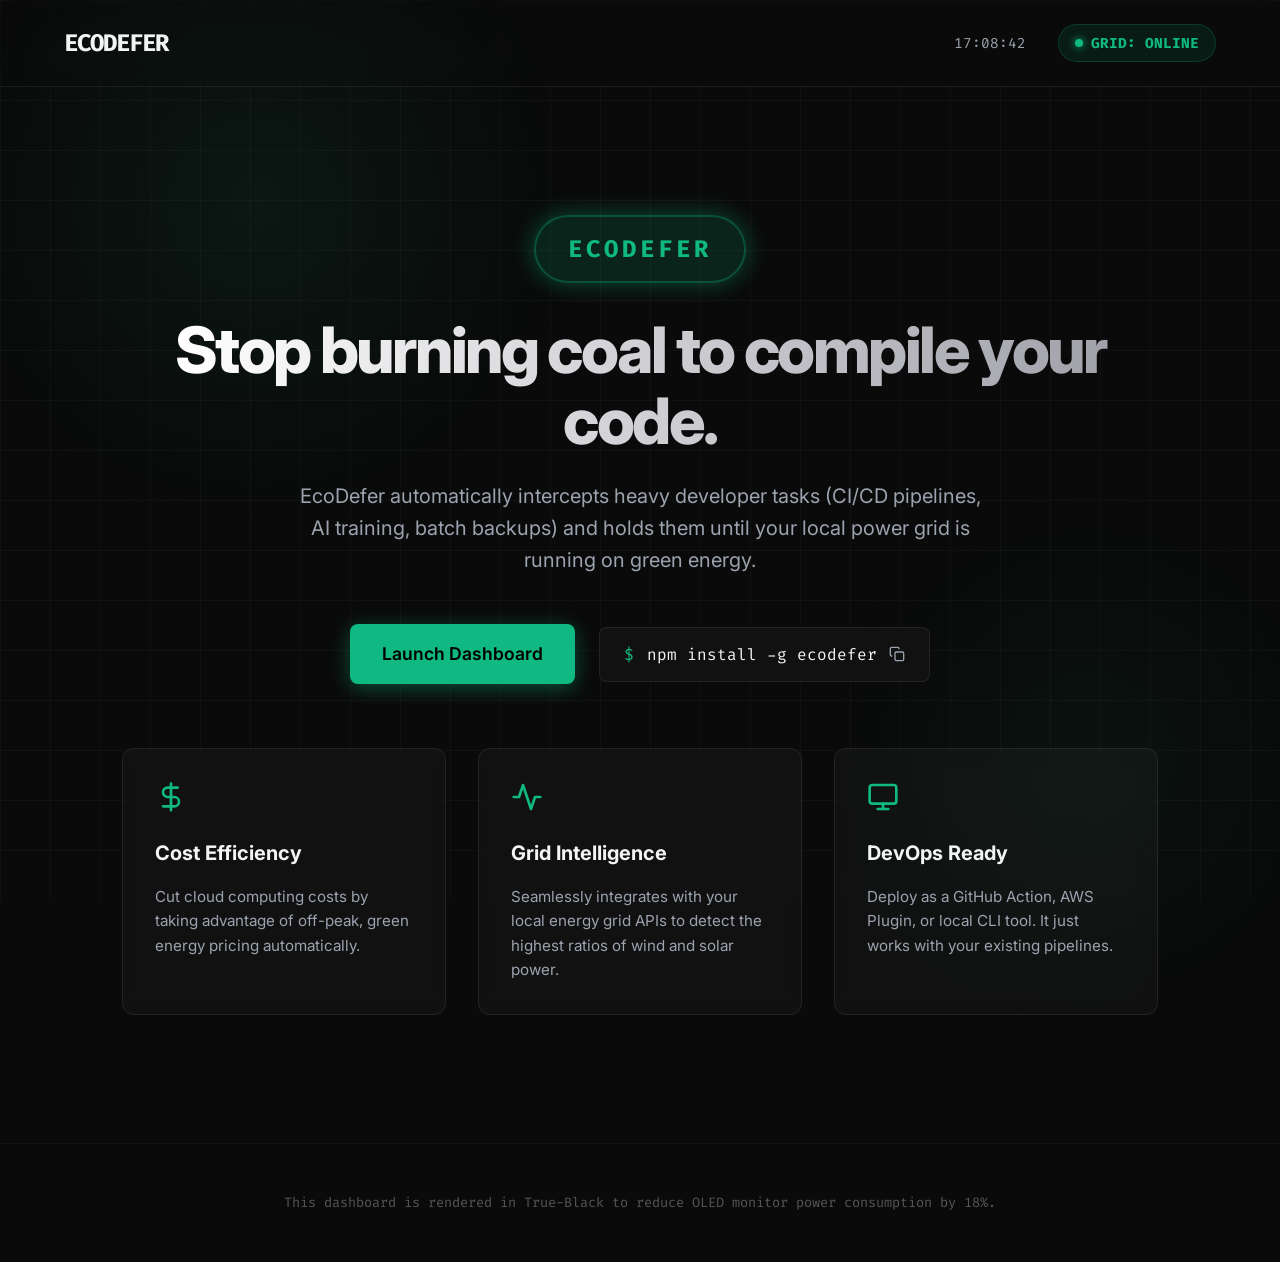
<file: index.html>
<!DOCTYPE html>
<html lang="en">
<head>
    <meta charset="UTF-8">
    <meta name="viewport" content="width=device-width, initial-scale=1.0">
    <title>EcoDefer // Green Compute Scheduling</title>
    <link rel="stylesheet" href="style.css">
    <link href="https://fonts.googleapis.com/css2?family=Fira+Code:wght@400;700&family=Inter:wght@300;400;600;800&display=swap" rel="stylesheet">
</head>
<body>
    <!-- Background Elements -->
    <div class="bg-grid"></div>
    <div class="bg-glow"></div>
    <div class="bg-glow-2"></div>

    <div id="app">
        <!-- Section A: Navbar -->
        <nav class="navbar fade-in">
            <a href="index.html" class="logo">ECODEFER</a>
            <div class="nav-right">
                <div class="clock" id="live-clock">--:--:--</div>
                <div class="grid-status">
                    <div class="pulsing-dot"></div>
                    GRID: ONLINE
                </div>
            </div>
        </nav>

        <!-- Section B: Hero -->
        <header class="hero">
            <div class="hero-brand fade-in">ECODEFER</div>
            <h1 class="fade-in fade-delay-1">Stop burning coal to compile your code.</h1>
            <p class="sub-headline fade-in fade-delay-2">
                EcoDefer automatically intercepts heavy developer tasks (CI/CD pipelines, AI training, batch backups) and holds them until your local power grid is running on green energy.
            </p>
            <div class="hero-buttons fade-in fade-delay-3">
                <a href="dashboard.html" class="btn primary">Launch Dashboard</a>
                <button id="btn-install" class="btn terminal">
                    <span class="prompt">$</span> npm install -g ecodefer
                    <svg class="copy-icon" viewBox="0 0 24 24" width="16" height="16" stroke="currentColor" stroke-width="2" fill="none"><rect x="9" y="9" width="13" height="13" rx="2" ry="2"></rect><path d="M5 15H4a2 2 0 0 1-2-2V4a2 2 0 0 1 2-2h9a2 2 0 0 1 2 2v1"></path></svg>
                </button>
            </div>
        </header>

        <!-- Project Details / Features -->
        <section class="features fade-in fade-delay-4">
            <div class="feature-card">
                <div class="feature-icon">
                    <svg width="32" height="32" viewBox="0 0 24 24" fill="none" stroke="currentColor" stroke-width="2" stroke-linecap="round" stroke-linejoin="round"><path d="M12 2v20M17 5H9.5a3.5 3.5 0 0 0 0 7h5a3.5 3.5 0 0 1 0 7H6"/></svg>
                </div>
                <h3>Cost Efficiency</h3>
                <p>Cut cloud computing costs by taking advantage of off-peak, green energy pricing automatically.</p>
            </div>
            <div class="feature-card">
                <div class="feature-icon">
                    <svg width="32" height="32" viewBox="0 0 24 24" fill="none" stroke="currentColor" stroke-width="2" stroke-linecap="round" stroke-linejoin="round"><path d="M22 12h-4l-3 9L9 3l-3 9H2"/></svg>
                </div>
                <h3>Grid Intelligence</h3>
                <p>Seamlessly integrates with your local energy grid APIs to detect the highest ratios of wind and solar power.</p>
            </div>
            <div class="feature-card">
                <div class="feature-icon">
                    <svg width="32" height="32" viewBox="0 0 24 24" fill="none" stroke="currentColor" stroke-width="2" stroke-linecap="round" stroke-linejoin="round"><rect x="2" y="3" width="20" height="14" rx="2" ry="2"/><line x1="8" y1="21" x2="16" y2="21"/><line x1="12" y1="17" x2="12" y2="21"/></svg>
                </div>
                <h3>DevOps Ready</h3>
                <p>Deploy as a GitHub Action, AWS Plugin, or local CLI tool. It just works with your existing pipelines.</p>
            </div>
        </section>

        <!-- Footer -->
        <footer class="fade-in fade-delay-4">
            <p>This dashboard is rendered in True-Black to reduce OLED monitor power consumption by 18%.</p>
        </footer>
    </div>
    <script src="app.js"></script>
</body>
</html>
</file>
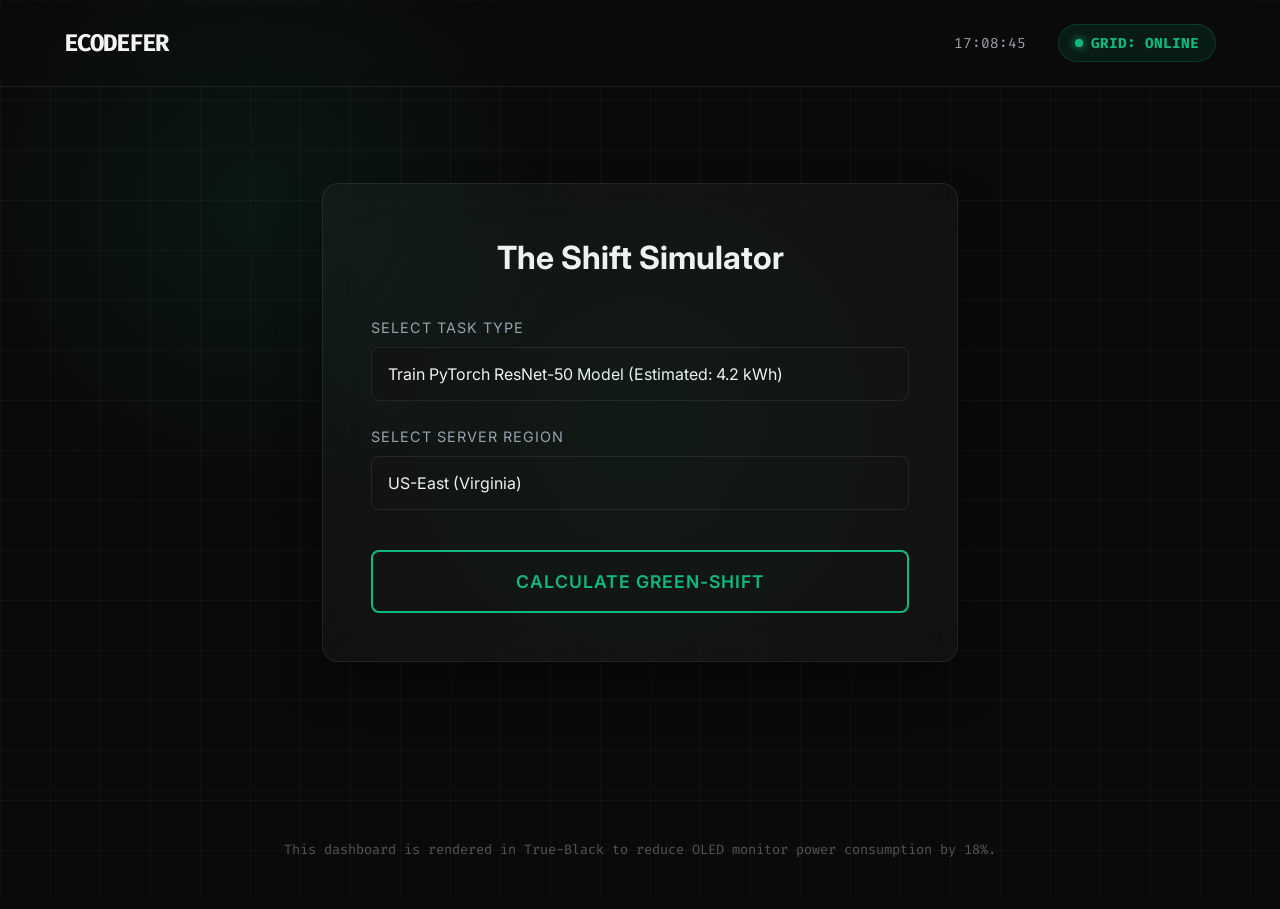
<file: dashboard.html>
<!DOCTYPE html>
<html lang="en">
<head>
    <meta charset="UTF-8">
    <meta name="viewport" content="width=device-width, initial-scale=1.0">
    <title>EcoDefer Dashboard // The Shift Simulator</title>
    <link rel="stylesheet" href="style.css">
    <link href="https://fonts.googleapis.com/css2?family=Fira+Code:wght@400;700&family=Inter:wght@300;400;600;800&display=swap" rel="stylesheet">
</head>
<body>
    <!-- Background Elements -->
    <div class="bg-grid"></div>
    <div class="bg-glow"></div>

    <div id="app">
        <!-- Section A: Navbar -->
        <nav class="navbar fade-in">
            <a href="index.html" class="logo">ECODEFER</a>
            <div class="nav-right">
                <div class="clock" id="live-clock">--:--:--</div>
                <div class="grid-status">
                    <div class="pulsing-dot"></div>
                    GRID: ONLINE
                </div>
            </div>
        </nav>

        <!-- Section C: Simulator -->
        <section id="simulator-section" class="simulator-wrapper fade-in fade-delay-1">
            <div class="glass-card">
                <h2>The Shift Simulator</h2>
                <div class="form-group">
                    <label>Select Task Type</label>
                    <select id="task-select">
                        <option value="4.2">Train PyTorch ResNet-50 Model (Estimated: 4.2 kWh)</option>
                        <option value="12.8">AWS S3 Weekly Data Migration (Estimated: 12.8 kWh)</option>
                        <option value="0.8">Node.js Enterprise App Build (Estimated: 0.8 kWh)</option>
                    </select>
                </div>
                <div class="form-group">
                    <label>Select Server Region</label>
                    <select id="region-select">
                        <option value="us-east">US-East (Virginia)</option>
                        <option value="eu-central">EU-Central (Frankfurt)</option>
                        <option value="ap-south">AP-South (Mumbai)</option>
                    </select>
                </div>
                <button id="btn-calculate" class="btn action-btn">CALCULATE GREEN-SHIFT</button>
                
                <div id="output-box" class="output-box hidden">
                    <div class="stat-row">
                        <span class="label">Current Grid Status:</span>
                        <span class="value dirty">DIRTY (68% Coal / 32% Gas)</span>
                    </div>
                    <div class="stat-row">
                        <span class="label">Immediate Execution:</span>
                        <span class="value" id="imm-exec">3.42 kg CO2 generated.</span>
                    </div>
                    <div class="stat-row">
                        <span class="label">Suggested Shift:</span>
                        <span class="value green">Defer to 02:15 AM (84% Wind/Solar Grid).</span>
                    </div>
                    <div class="stat-row">
                        <span class="label">Deferred Execution:</span>
                        <span class="value" id="def-exec">0.61 kg CO2 generated.</span>
                    </div>
                    <div class="stat-row highlight">
                        <span class="label">NET SAVINGS:</span>
                        <span class="value super-green">82% reduction in Carbon Footprint.</span>
                    </div>
                </div>
            </div>
        </section>

        <!-- Footer -->
        <footer class="fade-in fade-delay-2">
            <p>This dashboard is rendered in True-Black to reduce OLED monitor power consumption by 18%.</p>
        </footer>
    </div>
    <script src="app.js"></script>
</body>
</html>
</file>
<file: style.css>
:root {
    --bg-color: #0a0a0a;
    --accent: #10B981;
    --accent-glow: rgba(16, 185, 129, 0.4);
    --text-main: #f3f4f6;
    --text-muted: #9ca3af;
    --card-bg: rgba(255, 255, 255, 0.03);
    --card-border: rgba(255, 255, 255, 0.08);
    --font-sans: 'Inter', sans-serif;
    --font-mono: 'Fira Code', monospace;
}

* {
    box-sizing: border-box;
    margin: 0;
    padding: 0;
}

body {
    background-color: var(--bg-color);
    color: var(--text-main);
    font-family: var(--font-sans);
    line-height: 1.6;
    overflow-x: hidden;
    position: relative;
}

/* Background Effect */
.bg-grid {
    position: fixed;
    top: 0;
    left: 0;
    width: 100vw;
    height: 100vh;
    background-image: 
        linear-gradient(to right, rgba(255, 255, 255, 0.03) 1px, transparent 1px),
        linear-gradient(to bottom, rgba(255, 255, 255, 0.03) 1px, transparent 1px);
    background-size: 50px 50px;
    z-index: -2;
    pointer-events: none;
}

.bg-glow {
    position: fixed;
    top: -20%;
    left: -10%;
    width: 60vw;
    height: 60vw;
    background: radial-gradient(circle, rgba(16, 185, 129, 0.08) 0%, transparent 60%);
    border-radius: 50%;
    z-index: -1;
    pointer-events: none;
    animation: float 15s ease-in-out infinite alternate;
}

.bg-glow-2 {
    position: fixed;
    bottom: -20%;
    right: -10%;
    width: 50vw;
    height: 50vw;
    background: radial-gradient(circle, rgba(16, 185, 129, 0.05) 0%, transparent 60%);
    border-radius: 50%;
    z-index: -1;
    pointer-events: none;
    animation: float 20s ease-in-out infinite alternate-reverse;
}

@keyframes float {
    0% { transform: translate(0, 0); }
    100% { transform: translate(50px, 50px); }
}

/* Fade in animation */
.fade-in {
    opacity: 0;
    transform: translateY(30px);
    animation: fadeInAnim 1s cubic-bezier(0.16, 1, 0.3, 1) forwards;
}

.fade-delay-1 { animation-delay: 0.2s; }
.fade-delay-2 { animation-delay: 0.4s; }
.fade-delay-3 { animation-delay: 0.6s; }
.fade-delay-4 { animation-delay: 0.8s; }

@keyframes fadeInAnim {
    to {
        opacity: 1;
        transform: translateY(0);
    }
}

/* Navbar */
.navbar {
    display: flex;
    justify-content: space-between;
    align-items: center;
    padding: 1.5rem 4rem;
    border-bottom: 1px solid var(--card-border);
    backdrop-filter: blur(10px);
    position: sticky;
    top: 0;
    z-index: 100;
}

.logo {
    font-family: var(--font-mono);
    font-size: 1.5rem;
    font-weight: 700;
    letter-spacing: -1px;
    text-decoration: none;
    color: var(--text-main);
}

.nav-right {
    display: flex;
    align-items: center;
    gap: 2rem;
    font-family: var(--font-mono);
    font-size: 0.9rem;
}

.clock {
    color: var(--text-muted);
}

.grid-status {
    display: flex;
    align-items: center;
    gap: 0.5rem;
    color: var(--accent);
    font-weight: 700;
    padding: 0.4rem 1rem;
    background: rgba(16, 185, 129, 0.1);
    border-radius: 99px;
    border: 1px solid rgba(16, 185, 129, 0.2);
}

.pulsing-dot {
    width: 8px;
    height: 8px;
    background-color: var(--accent);
    border-radius: 50%;
    box-shadow: 0 0 8px var(--accent);
    animation: pulse 2s infinite;
}

@keyframes pulse {
    0% { transform: scale(0.95); box-shadow: 0 0 0 0 rgba(16, 185, 129, 0.7); }
    70% { transform: scale(1); box-shadow: 0 0 0 10px rgba(16, 185, 129, 0); }
    100% { transform: scale(0.95); box-shadow: 0 0 0 0 rgba(16, 185, 129, 0); }
}

/* Hero Section */
.hero {
    max-width: 1000px;
    margin: 8rem auto 4rem;
    text-align: center;
    padding: 0 2rem;
}

.hero-brand {
    font-family: var(--font-mono);
    color: var(--accent);
    font-size: 1.5rem;
    font-weight: 800;
    letter-spacing: 4px;
    text-transform: uppercase;
    margin-bottom: 2rem;
    display: inline-block;
    padding: 0.8rem 2rem;
    background: rgba(16, 185, 129, 0.15);
    border: 2px solid rgba(16, 185, 129, 0.3);
    border-radius: 99px;
    box-shadow: 0 0 25px var(--accent-glow);
}

.hero h1 {
    font-size: 4rem;
    font-weight: 800;
    line-height: 1.1;
    margin-bottom: 1.5rem;
    background: linear-gradient(to right, #fff, #a1a1aa);
    -webkit-background-clip: text;
    -webkit-text-fill-color: transparent;
    letter-spacing: -0.04em;
}

.sub-headline {
    font-size: 1.25rem;
    color: var(--text-muted);
    max-width: 700px;
    margin: 0 auto 3rem;
}

.hero-buttons {
    display: flex;
    justify-content: center;
    gap: 1.5rem;
    align-items: center;
}

.btn {
    cursor: pointer;
    font-family: var(--font-sans);
    font-weight: 600;
    transition: all 0.2s ease;
    border-radius: 8px;
    display: inline-flex;
    align-items: center;
    justify-content: center;
    text-decoration: none;
}

.btn.primary {
    background-color: var(--accent);
    color: #000;
    padding: 1rem 2rem;
    font-size: 1.1rem;
    border: none;
    box-shadow: 0 4px 20px var(--accent-glow);
}

.btn.primary:hover {
    transform: translateY(-2px);
    box-shadow: 0 6px 25px var(--accent-glow);
    background-color: #13d193;
}

.btn.terminal {
    background-color: #111;
    color: var(--text-main);
    border: 1px solid var(--card-border);
    padding: 1rem 1.5rem;
    font-family: var(--font-mono);
    font-size: 1rem;
    font-weight: 400;
    gap: 0.8rem;
}

.btn.terminal:hover {
    border-color: #333;
    background-color: #161616;
}

.btn.terminal .prompt {
    color: var(--accent);
}

.btn.terminal .copy-icon {
    color: var(--text-muted);
    transition: color 0.2s;
}

.btn.terminal:hover .copy-icon {
    color: var(--text-main);
}

/* Feature Section */
.features {
    display: grid;
    grid-template-columns: repeat(auto-fit, minmax(300px, 1fr));
    gap: 2rem;
    max-width: 1100px;
    margin: 4rem auto 8rem;
    padding: 0 2rem;
}

.feature-card {
    background: var(--card-bg);
    border: 1px solid var(--card-border);
    border-radius: 12px;
    padding: 2rem;
    backdrop-filter: blur(10px);
    transition: transform 0.3s ease;
}

.feature-card:hover {
    transform: translateY(-5px);
    border-color: rgba(16, 185, 129, 0.3);
}

.feature-icon {
    color: var(--accent);
    margin-bottom: 1rem;
}

.feature-card h3 {
    font-size: 1.25rem;
    margin-bottom: 1rem;
}

.feature-card p {
    color: var(--text-muted);
    font-size: 0.95rem;
}

/* Simulator Section */
.simulator-wrapper {
    max-width: 700px;
    margin: 6rem auto 8rem;
    padding: 0 2rem;
}

.glass-card {
    background: var(--card-bg);
    border: 1px solid var(--card-border);
    border-radius: 16px;
    padding: 3rem;
    backdrop-filter: blur(20px);
    box-shadow: 0 25px 50px -12px rgba(0, 0, 0, 0.5);
    position: relative;
    overflow: hidden;
}

.glass-card::before {
    content: '';
    position: absolute;
    top: -50%;
    left: -50%;
    width: 200%;
    height: 200%;
    background: radial-gradient(circle at center, rgba(16, 185, 129, 0.05) 0%, transparent 50%);
    pointer-events: none;
}

.glass-card h2 {
    font-size: 2rem;
    margin-bottom: 2rem;
    text-align: center;
}

.form-group {
    margin-bottom: 1.5rem;
    text-align: left;
}

.form-group label {
    display: block;
    margin-bottom: 0.5rem;
    color: var(--text-muted);
    font-size: 0.9rem;
    text-transform: uppercase;
    letter-spacing: 1px;
}

select {
    width: 100%;
    padding: 1rem;
    background-color: #111;
    border: 1px solid var(--card-border);
    color: var(--text-main);
    border-radius: 8px;
    font-family: var(--font-sans);
    font-size: 1rem;
    outline: none;
    appearance: none;
    transition: border-color 0.2s;
}

select:focus {
    border-color: var(--accent);
}

.action-btn {
    width: 100%;
    background: transparent;
    border: 2px solid var(--accent);
    color: var(--accent);
    padding: 1.2rem;
    font-size: 1.1rem;
    letter-spacing: 1px;
    margin-top: 1rem;
    cursor: pointer;
    font-family: var(--font-sans);
    font-weight: 600;
    border-radius: 8px;
    transition: all 0.2s;
}

.action-btn:hover {
    background: var(--accent);
    color: #000;
    box-shadow: 0 0 20px var(--accent-glow);
}

/* Output Box */
.output-box {
    margin-top: 2rem;
    padding: 2rem;
    background: #050505;
    border-radius: 8px;
    border: 1px solid #222;
    font-family: var(--font-mono);
    font-size: 0.95rem;
    opacity: 1;
    transform: translateY(0);
    transition: all 0.4s cubic-bezier(0.16, 1, 0.3, 1);
}

.output-box.hidden {
    opacity: 0;
    transform: translateY(20px);
    pointer-events: none;
    position: absolute;
    visibility: hidden;
}

.stat-row {
    display: flex;
    justify-content: space-between;
    padding: 0.8rem 0;
    border-bottom: 1px dashed #222;
}

.stat-row:last-child {
    border-bottom: none;
    padding-bottom: 0;
}

.stat-row.highlight {
    margin-top: 1rem;
    padding-top: 1.5rem;
    border-top: 1px solid #333;
    font-size: 1.1rem;
    font-weight: 700;
}

.label {
    color: var(--text-muted);
}

.value {
    text-align: right;
}

.value.dirty {
    color: #ef4444; /* red */
}

.value.green {
    color: var(--accent);
}

.value.super-green {
    color: var(--accent);
    text-shadow: 0 0 10px var(--accent-glow);
}

/* Footer */
footer {
    text-align: center;
    padding: 3rem 2rem;
    color: #555;
    font-size: 0.85rem;
    font-family: var(--font-mono);
    border-top: 1px solid #111;
}
</file>
